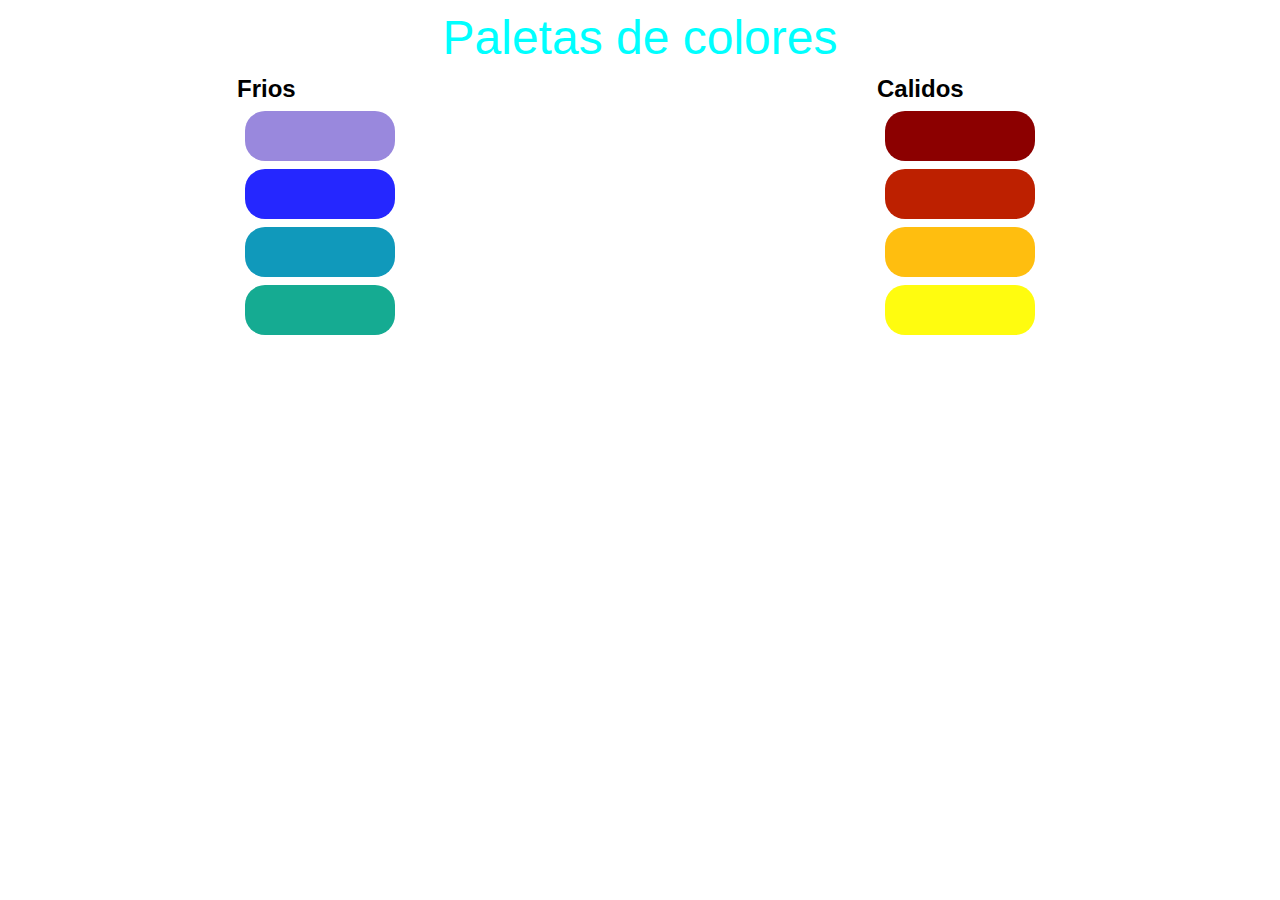
<file: colores/index.html>
<!DOCTYPE html>
<html lang="en">
<head>
    <link rel="stylesheet" href="style.css">
    <link rel="preconnect" href="https://fonts.googleapis.com">
    <link rel="preconnect" href="https://fonts.gstatic.com" crossorigin>
    <meta charset="UTF-8">
    <meta http-equiv="X-UA-Compatible" content="IE=edge">
    <meta name="viewport" content="width=device-width, initial-scale=1.0">
    <title>Colores</title>
</head>
<body>
    <div class="title-main">Paletas de colores</div>
    <div class="colores-main">
        <div class="colores-frios">
            <h2 class="title-colores">Frios</h2>
            <div class="table-colores">
                <div class="color frio1">
                    <h3 class="info-color">#9988dd</h3>
                </div>
                <div class="color frio2">
                    <h3 class="info-color">#2527ff</h3>
                </div>
                <div class="color frio3">
                    <h3 class="info-color">#1099bb</h3>
                </div>
                <div class="color frio4">
                    <h3 class="info-color">#15ab92</h3>
                </div>
            </div>
        </div>
        <div class="colores-calidos">
            <h2 class="title-colores">Calidos</h2>
            <div class="table-colores">
                <div class="color calido1">
                    <h3 class="info-color ">#8c0000</h3>
                </div>
                <div class="color calido2">
                    <h3 class="info-color">#bd2000</h3>
                </div>
                <div class="color calido3">
                    <h3 class="info-color">#ffbe0f</h3>
                </div>
                <div class="color calido4">
                    <h3 class="info-color">#fffc0f</h3>
                </div>
            </div>
        </div>
    </div>
</body>
</html>
</file>
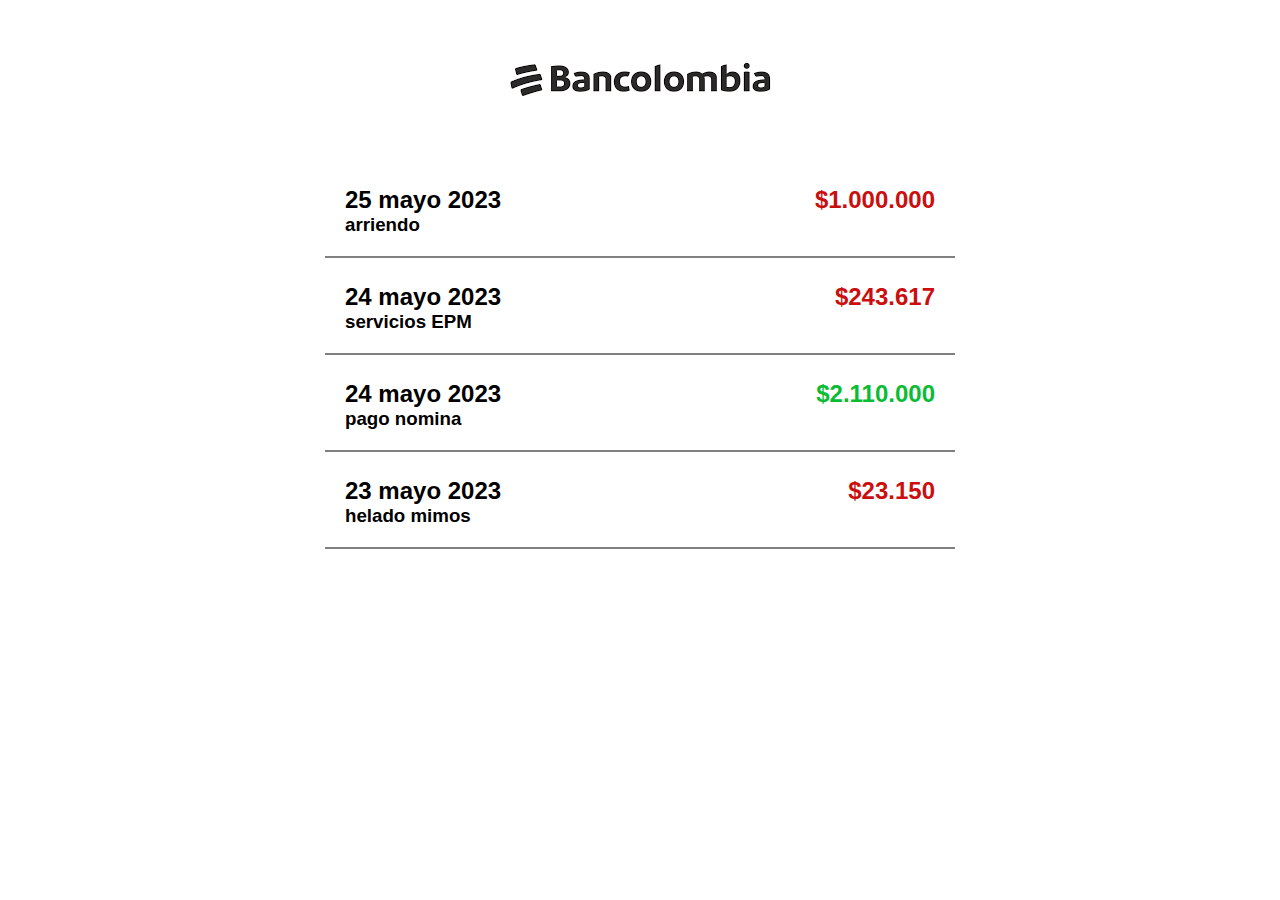
<file: cuenta-bancaria/index.html>
<!DOCTYPE html>
<html lang="en">

<head>
    <link rel="stylesheet" href="style.css">
    <link rel="preconnect" href="https://fonts.googleapis.com">
<link rel="preconnect" href="https://fonts.gstatic.com" crossorigin>
    <meta charset="UTF-8">
    <meta http-equiv="X-UA-Compatible" content="IE=edge">
    <meta name="viewport" content="width=device-width, initial-scale=1.0">
    <title>Bank</title>
</head>

<body>
    <header class="header">
        <img src="[data-uri]"
            alt="" class="logo-banco">
    </header>
    <main class="main">
        <div class="lista-movimientos">
            <div class="movimiento">
                <div class="informacion-movimiento">
                    <h2 class="fecha">25 mayo 2023</h2>
                    <h3 class="motivo">arriendo</h3>
                </div>
                <h2 class="valor-movimiento gasto">$1.000.000</h2>
            </div>
            <div class="movimiento">
                <div class="informacion-movimiento">
                    <h2 class="fecha">24 mayo 2023</h2>
                    <h3 class="motivo">servicios EPM</h3>
                </div>
                <h2 class="valor-movimiento gasto">$243.617</h2>
            </div>
            <div class="movimiento">
                <div class="informacion-movimiento">
                    <h2 class="fecha">24 mayo 2023</h2>
                    <h3 class="motivo">pago nomina</h3>
                </div>
                <h2 class="valor-movimiento ingreso">$2.110.000</h2>
            </div>
            <div class="movimiento">
                <div class="informacion-movimiento">
                    <h2 class="fecha">23 mayo 2023</h2>
                    <h3 class="motivo">helado mimos</h3>
                </div>
                <h2 class="valor-movimiento gasto">$23.150</h2>
            </div>
        </div>
    </main>
</body>

</html>
</file>
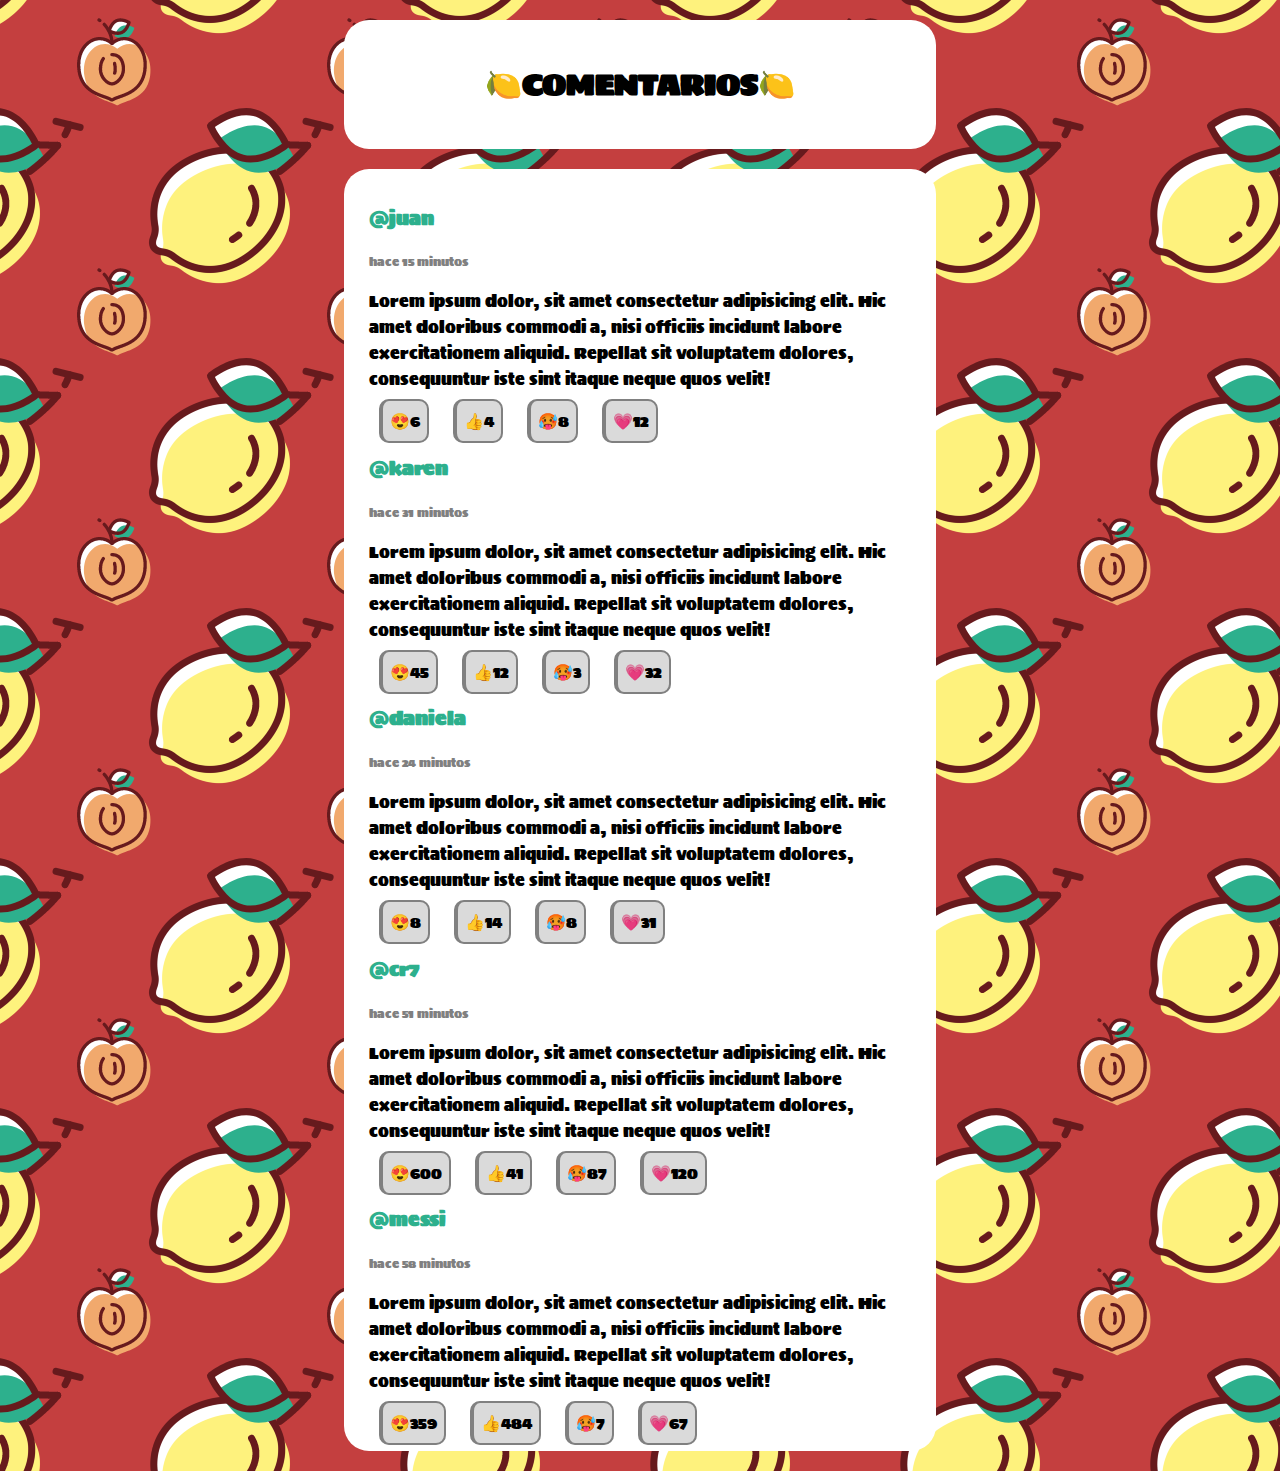
<file: Reacciones/index.html>
<!DOCTYPE html>
<html lang="en">

<head>
    <link rel="stylesheet" href="style.css">
    <link rel="preconnect" href="https://fonts.googleapis.com">
<link rel="preconnect" href="https://fonts.gstatic.com" crossorigin>
<link href="https://fonts.googleapis.com/css2?family=Sigmar&display=swap" rel="stylesheet">
    <meta charset="UTF-8">
    <meta http-equiv="X-UA-Compatible" content="IE=edge">
    <meta name="viewport" content="width=device-width, initial-scale=1.0">
    <title>Reacciones</title>
</head>

<body>
    <div class="container">
        <div class="box-title">
            <h2 class="title">🍋COMENTARIOS🍋</h2>
        </div>
        <div class="box-comment">
            <div class="comment">
                <h3><a class="username" href="">@juan</a></h3>
                <p class="date">hace 15 minutos</p>
                <p class="text">Lorem ipsum dolor, sit amet consectetur adipisicing elit. Hic amet doloribus commodi a,
                    nisi officiis incidunt labore exercitationem aliquid. Repellat sit voluptatem dolores, consequuntur
                    iste sint itaque neque quos velit!
                </p>
                <div class="box-reactions">
                    <span class="reaction">😍6</span>
                    <span class="reaction">👍4</span>
                    <span class="reaction">🥵8</span>
                    <span class="reaction">💗12</span>
                </div>
            </div>
            <div class="comment">
                <h3><a class="username" href="">@karen</a></h3>
                <p class="date">hace 31 minutos</p>
                <p class="text">Lorem ipsum dolor, sit amet consectetur adipisicing elit. Hic amet doloribus commodi a,
                    nisi officiis incidunt labore exercitationem aliquid. Repellat sit voluptatem dolores, consequuntur
                    iste sint itaque neque quos velit!
                </p>
                <div class="box-reactions">
                    <span class="reaction">😍45</span>
                    <span class="reaction">👍12</span>
                    <span class="reaction">🥵3</span>
                    <span class="reaction">💗32</span>
                </div>
            </div>
            <div class="comment">
                <h3><a class="username" href="">@daniela</a></h3>
                <p class="date">hace 24 minutos</p>
                <p class="text">Lorem ipsum dolor, sit amet consectetur adipisicing elit. Hic amet doloribus commodi a,
                    nisi officiis incidunt labore exercitationem aliquid. Repellat sit voluptatem dolores, consequuntur
                    iste sint itaque neque quos velit!
                </p>
                <div class="box-reactions">
                    <span class="reaction">😍8</span>
                    <span class="reaction">👍14</span>
                    <span class="reaction">🥵8</span>
                    <span class="reaction">💗31</span>
                </div>
            </div>
            <div class="comment">
                <h3><a class="username" href="">@cr7</a></h3>
                <p class="date">hace 51 minutos</p>
                <p class="text">Lorem ipsum dolor, sit amet consectetur adipisicing elit. Hic amet doloribus commodi a,
                    nisi officiis incidunt labore exercitationem aliquid. Repellat sit voluptatem dolores, consequuntur
                    iste sint itaque neque quos velit!
                </p>
                <div class="box-reactions">
                    <span class="reaction">😍600</span>
                    <span class="reaction">👍41</span>
                    <span class="reaction">🥵87</span>
                    <span class="reaction">💗120</span>
                </div>
            </div>
            <div class="comment">
                <h3><a class="username" href="">@messi</a></h3>
                <p class="date">hace 58 minutos</p>
                <p class="text">Lorem ipsum dolor, sit amet consectetur adipisicing elit. Hic amet doloribus commodi a,
                    nisi officiis incidunt labore exercitationem aliquid. Repellat sit voluptatem dolores, consequuntur
                    iste sint itaque neque quos velit!
                </p>
                <div class="box-reactions">
                    <span class="reaction">😍359</span>
                    <span class="reaction">👍484</span>
                    <span class="reaction">🥵7</span>
                    <span class="reaction">💗67</span>
                </div>
            </div>
        </div>
    </div>
</body>

</html>
</file>
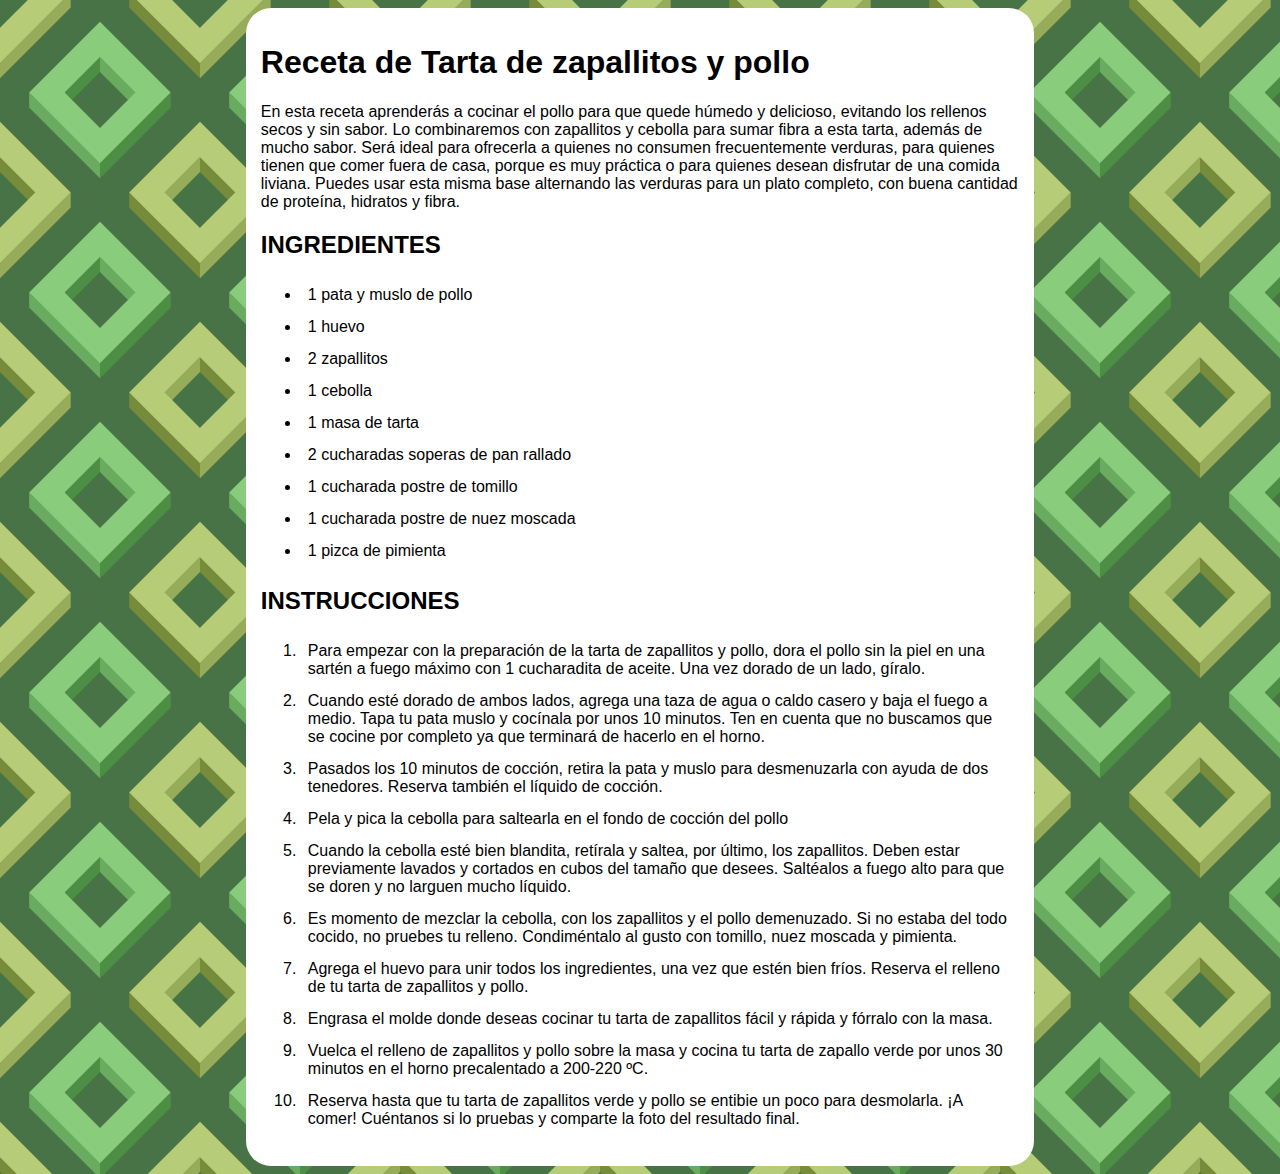
<file: receta/index.html>
<!DOCTYPE html>
<html lang="en">

<head>
    <link rel="stylesheet" href="style.css">
    <link rel="preconnect" href="https://fonts.googleapis.com">
    <link rel="preconnect" href="https://fonts.gstatic.com" crossorigin>
    <meta charset="UTF-8">
    <meta http-equiv="X-UA-Compatible" content="IE=edge">
    <meta name="viewport" content="width=device-width, initial-scale=1.0">
    <title>RECETA</title>
</head>

<body>
    <div class="main">
        <h1 class="nombre-receta">Receta de Tarta de zapallitos y pollo</h1>
        <p class="descripcion">En esta receta aprenderás a cocinar el pollo para que quede húmedo y delicioso, evitando
            los rellenos secos y sin sabor. Lo combinaremos con zapallitos y cebolla para sumar fibra a esta tarta,
            además de mucho sabor. Será ideal para ofrecerla a quienes no consumen frecuentemente verduras, para quienes
            tienen que comer fuera de casa, porque es muy práctica o para quienes desean disfrutar de una comida
            liviana. Puedes usar esta misma base alternando las verduras para un plato completo, con buena cantidad de
            proteína, hidratos y fibra.</p>
        <h2 class="titulo-ingredientes">INGREDIENTES</h2>
        <ul>
            <li class="ingrediente">1 pata y muslo de pollo</li>
            <li class="ingrediente">1 huevo</li>
            <li class="ingrediente">2 zapallitos</li>
            <li class="ingrediente">1 cebolla</li>
            <li class="ingrediente">1 masa de tarta</li>
            <li class="ingrediente"> 2 cucharadas soperas de pan rallado</li>
            <li class="ingrediente">1 cucharada postre de tomillo</li>
            <li class="ingrediente">1 cucharada postre de nuez moscada</li>
            <li class="ingrediente">1 pizca de pimienta</li>
        </ul>
        <h2 class="instrucciones"> INSTRUCCIONES</h2>
        <ol>
            <li class="paso">Para empezar con la preparación de la tarta de zapallitos y pollo, dora el pollo sin la
                piel en una sartén a fuego máximo con 1 cucharadita de aceite. Una vez dorado de un lado, gíralo.</li>
            <li class="paso">Cuando esté dorado de ambos lados, agrega una taza de agua o caldo casero y baja el fuego a
                medio. Tapa tu pata muslo y cocínala por unos 10 minutos. Ten en cuenta que no buscamos que se cocine
                por completo ya que terminará de hacerlo en el horno.</li>
            <li class="paso">Pasados los 10 minutos de cocción, retira la pata y muslo para desmenuzarla con ayuda de
                dos tenedores. Reserva también el líquido de cocción.</li>
            <li class="paso">Pela y pica la cebolla para saltearla en el fondo de cocción del pollo</li>
            <li class="paso">Cuando la cebolla esté bien blandita, retírala y saltea, por último, los zapallitos. Deben
                estar previamente lavados y cortados en cubos del tamaño que desees. Saltéalos a fuego alto para que se
                doren y no larguen mucho líquido.</li>
            <li class="paso">Es momento de mezclar la cebolla, con los zapallitos y el pollo demenuzado. Si no estaba
                del todo cocido, no pruebes tu relleno. Condiméntalo al gusto con tomillo, nuez moscada y pimienta.</li>
            <li class="paso">Agrega el huevo para unir todos los ingredientes, una vez que estén bien fríos. Reserva el
                relleno de tu tarta de zapallitos y pollo.</li>
            <li class="paso">Engrasa el molde donde deseas cocinar tu tarta de zapallitos fácil y rápida y fórralo con
                la masa.</li>
            <li class="paso">Vuelca el relleno de zapallitos y pollo sobre la masa y cocina tu tarta de zapallo verde
                por unos 30 minutos en el horno precalentado a 200-220 ºC.</li>
            <li class="paso">Reserva hasta que tu tarta de zapallitos verde y pollo se entibie un poco para desmolarla.
                ¡A comer! Cuéntanos si lo pruebas y comparte la foto del resultado final.</li>
        </ol>
    </div>
</body>

</html>
</file>
<file: colores/style.css>
*{
    margin: 0;
    padding: 0;
    font-family: 'Bebas Neue', sans-serif;
}
.title-main{
    text-align: center;
    font-size: 48px;
    color:#00ffff ;
    margin: 10px;
}
.colores-main{
    display: flex;
    justify-content: space-around;
}
.color{
    background-color: red;
    margin: 8px;
    min-width: 150px;
    min-height: 50px;
    border-radius: 20px;
    display: flex;
    justify-content: center;
    align-items: center;
    cursor: pointer;
}
.info-color{
    display: none;
}
.color:hover > .info-color{
display: flex;
}
.frio1{
    background-color: #9988dd;
}
.frio2{
    background-color: #2527ff;
}
.frio3{
    background-color: #1099bb;
}
.frio4{
    background-color: #15ab92;
}
.calido1{
    background-color: #8c0000;
}
.calido2{
    background-color: #bd2000;
}
.calido3{
    background-color: #ffbe0f;
}
.calido4{
    background-color: #fffc0f;
}
</file>
<file: cuenta-bancaria/style.css>
*{
    margin: 0;
    padding: 0;
} 

.header, .main{
    display: flex;
    justify-content: center;
}
.lista-movimientos{
    width: 50%;
    border-radius: 20px;
    border: 2px solid #0000;
}
.movimiento{
    cursor: pointer;
    display: flex;
    justify-content: space-between;
    font-family: 'Bebas Neue', sans-serif;
    margin: 5px;
    padding: 20px;
    border-bottom: 2px solid #818080;
}
.movimiento:hover{
    background-color: #b3b3b3;
}
.gasto{
    color: #cb0e0e;
}
.ingreso{
    color: #0abc34;
}
</file>
<file: Reacciones/style.css>
*{
    font-family: 'Sigmar', cursive;
}
body{
    background-image: url([data-uri])
}
.container{
    margin: auto;
    width: 50%;
}
.box-title, .box-comment{
    margin: 20px ;
    background-color: #ffff;
    border-radius: 25px;
    padding: 15px 25px;
}

.title{
    text-align: center;
    font-size: 30px;
}
.username{
    color: #2db08d;
    text-decoration: none;
}
.date{
    font-size: 12px;
    color: #808080;
}
.reaction{
    background-color: #dadada;
    margin: 0 10px;
    padding: 7px;
    border-radius: 10px;
    border: 2px solid #808080 ;
    border-left: 4px solid #808080 ;
}
</file>
<file: receta/style.css>
body{
    font-family: 'Bebas Neue', sans-serif;
    background-color: #487346;
background-image: url("data:image/svg+xml,%3Csvg xmlns='http://www.w3.org/2000/svg' width='200' height='200' viewBox='0 0 200 200'%3E%3Cg %3E%3Cpolygon fill='%234c8e43' points='100 57.1 64 93.1 71.5 100.6 100 72.1'/%3E%3Cpolygon fill='%236aac5f' points='100 57.1 100 72.1 128.6 100.6 136.1 93.1'/%3E%3Cpolygon fill='%234c8e43' points='100 163.2 100 178.2 170.7 107.5 170.8 92.4'/%3E%3Cpolygon fill='%236aac5f' points='100 163.2 29.2 92.5 29.2 107.5 100 178.2'/%3E%3Cpath fill='%2389CC7C' d='M100 21.8L29.2 92.5l70.7 70.7l70.7-70.7L100 21.8z M100 127.9L64.6 92.5L100 57.1l35.4 35.4L100 127.9z'/%3E%3Cpolygon fill='%23768c3a' points='0 157.1 0 172.1 28.6 200.6 36.1 193.1'/%3E%3Cpolygon fill='%2396ac58' points='70.7 200 70.8 192.4 63.2 200'/%3E%3Cpolygon fill='%23B6CC76' points='27.8 200 63.2 200 70.7 192.5 0 121.8 0 157.2 35.3 192.5'/%3E%3Cpolygon fill='%2396ac58' points='200 157.1 164 193.1 171.5 200.6 200 172.1'/%3E%3Cpolygon fill='%23768c3a' points='136.7 200 129.2 192.5 129.2 200'/%3E%3Cpolygon fill='%23B6CC76' points='172.1 200 164.6 192.5 200 157.1 200 157.2 200 121.8 200 121.8 129.2 192.5 136.7 200'/%3E%3Cpolygon fill='%23768c3a' points='129.2 0 129.2 7.5 200 78.2 200 63.2 136.7 0'/%3E%3Cpolygon fill='%23B6CC76' points='200 27.8 200 27.9 172.1 0 136.7 0 200 63.2 200 63.2'/%3E%3Cpolygon fill='%2396ac58' points='63.2 0 0 63.2 0 78.2 70.7 7.5 70.7 0'/%3E%3Cpolygon fill='%23B6CC76' points='0 63.2 63.2 0 27.8 0 0 27.8'/%3E%3C/g%3E%3C/svg%3E");
}
.main{
    margin: auto;
    background-color: #ffff;
    border-radius: 25px;
    padding: 15px;
    width: 60%;
    min-width: 500px;
}
.ingrediente, .paso{
    padding: 7px;
}
</file>
